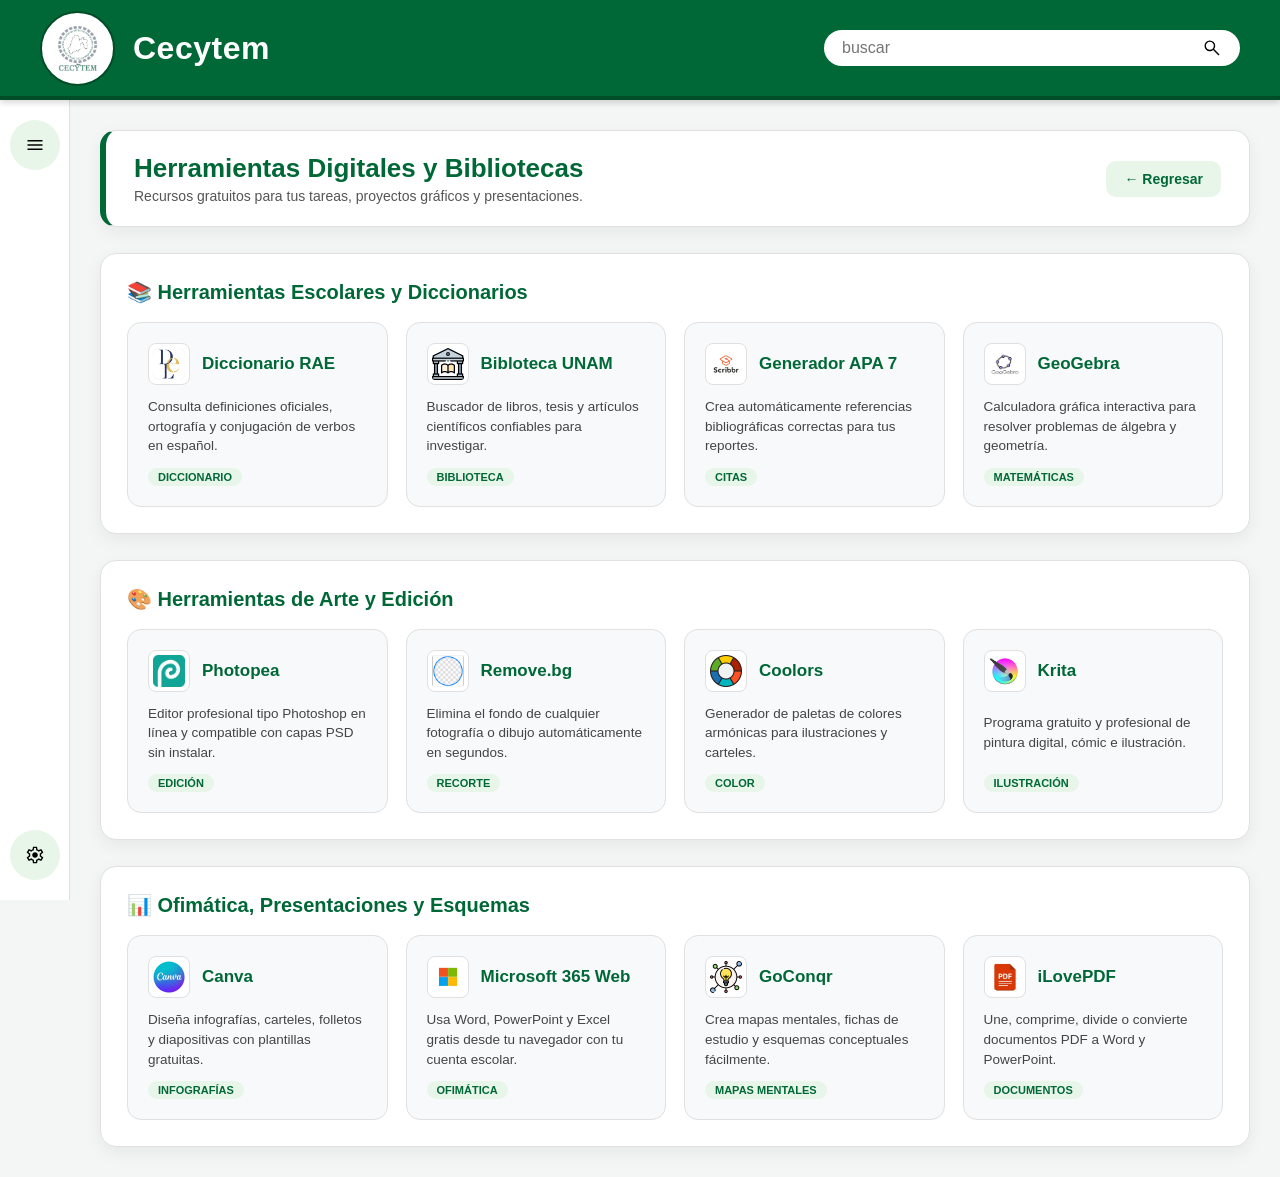
<file: herramientas.html>
<!DOCTYPE html>
<html lang="es">
<head>
    <meta charset="UTF-8">
    <meta name="viewport" content="width=device-width, initial-scale=1.0">
    <title>Portal Cecytem Plantel Chalco</title>
    <link rel="stylesheet" href="style.css">
    <link rel="stylesheet" href="estilos/herramientas.css">
    <link rel="stylesheet" href="https://fonts.google.com/icons" />
</head>

<body>

    <!--cabeza de la pagina, aqui estan el logo y el titulo (para dar espacio al menu de opciones, en esta misma se implemento la barra de busquedas)-->
    <header>
        <div class="logo-titulo">
            <div class="marco-logo">
              <img src="imagenes/logo cecytem.png" />
            </div>
            <h1>Cecytem</h1>
        </div>
        
        <div class="buscador">
            <form action="#" method="get">
               <input type="search" placeholder="buscar" />
               <img src="iconos/busqueda.svg" class="icono"/>
            </form>
        </div>
    </header>

    <!--barra de busquedas (menu de busquedas con links al resto de paginas)-->

    <div class="contenido-principal">
    <aside>

        <details class="menu-desplegable">
            <summary>
                  <img src="iconos/menu.svg" class="icono" />
                <span class="texto">Opciones</span>
            </summary>

            <nav class="listas-enlaces">
                <ul>
                    <li><a href="index.html"><span class="texto">inicio</span></a></li>
                    <li><a href="institucion.html"><span class="texto">información de la institución</a></span></li>
                    <li><a href="informacion.html"><span class="texto">información escolar</a></span></li>
                </ul>
            </nav>
        </details>

        <!--Sección de Ajustes -->
        <details>
            <summary>
                <img src="iconos/configuracion.svg" class="icono"/>
                <span class="texto">Ajustes</span>
            </summary>

           <div class="contenido-ajustes">
              <button type="button" id="btn-modo-oscuro">
                 <img src="iconos/modo.oscuro.svg" alt="" class="icono">
                 <span class="texto">Modo Oscuro</span>
              </button>
           </div>
        </details> 
    </aside> 

    <main>
         <div class="contenedor-herramientas">

                <div class="cabecera-herramientas">
                    <div>
                        <h2>Herramientas Digitales y Bibliotecas</h2>
                        <p>Recursos gratuitos para tus tareas, proyectos gráficos y presentaciones.</p>
                    </div>
                    <a href="informacion.html" class="boton-regresar">← Regresar</a>
                </div>

                <!-- SECCIÓN 1: ESCOLAR -->
                <section class="bloque-categoria">
                    <h3>📚 Herramientas Escolares y Diccionarios</h3>
                    <div class="rejilla-herramientas">
                        <a href="https://rae.es" target="_blank" class="tarjeta-tool">
                            <div class="cabecera-tool">
                                <img src="iconos-app/diccionario-rae.png" alt="Logo RAE">
                                <h4>Diccionario RAE</h4>
                            </div>
                            <p>Consulta definiciones oficiales, ortografía y conjugación de verbos en español.</p>
                            <span class="etiqueta-tool">Diccionario</span>
                        </a>

                        <a href="https://www.bidi.unam.mx" target="_blank" class="tarjeta-tool">
                            <div class="cabecera-tool">
                                <img src="iconos-app/biblioteca.png" alt="Logo Google Académico">
                                <h4>Bibloteca UNAM</h4>
                            </div>
                            <p>Buscador de libros, tesis y artículos científicos confiables para investigar.</p>
                            <span class="etiqueta-tool">Biblioteca</span>
                        </a>

                        <a href="https://scribbr.es" target="_blank" class="tarjeta-tool">
                            <div class="cabecera-tool">
                                <img src="iconos-app/generador-appa.png" alt="Logo Scribbr">
                                <h4>Generador APA 7</h4>
                            </div>
                            <p>Crea automáticamente referencias bibliográficas correctas para tus reportes.</p>
                            <span class="etiqueta-tool">Citas</span>
                        </a>

                        <a href="https://geogebra.org" target="_blank" class="tarjeta-tool">
                            <div class="cabecera-tool">
                                <img src="iconos-app/geogebra.png" alt="Logo GeoGebra">
                                <h4>GeoGebra</h4>
                            </div>
                            <p>Calculadora gráfica interactiva para resolver problemas de álgebra y geometría.</p>
                            <span class="etiqueta-tool">Matemáticas</span>
                        </a>
                    </div>
                </section>

                <!-- SECCIÓN 2: ARTE Y DISEÑO -->
                <section class="bloque-categoria">
                    <h3>🎨 Herramientas de Arte y Edición</h3>
                    <div class="rejilla-herramientas">
                        <a href="https://photopea.com" target="_blank" class="tarjeta-tool">
                            <div class="cabecera-tool">
                                <img src="iconos-app/photopea.png" alt="Logo Photopea">
                                <h4>Photopea</h4>
                            </div>
                            <p>Editor profesional tipo Photoshop en línea y compatible con capas PSD sin instalar.</p>
                            <span class="etiqueta-tool">Edición</span>
                        </a>

                        <a href="https://remove.bg" target="_blank" class="tarjeta-tool">
                            <div class="cabecera-tool">
                                <img src="iconos-app/removedor.png" alt="Logo Remove.bg">
                                <h4>Remove.bg</h4>
                            </div>
                            <p>Elimina el fondo de cualquier fotografía o dibujo automáticamente en segundos.</p>
                            <span class="etiqueta-tool">Recorte</span>
                        </a>

                        <a href="https://coolors.co" target="_blank" class="tarjeta-tool">
                            <div class="cabecera-tool">
                                <img src="iconos-app/paleta-colores.png" alt="Logo Coolors">
                                <h4>Coolors</h4>
                            </div>
                            <p>Generador de paletas de colores armónicas para ilustraciones y carteles.</p>
                            <span class="etiqueta-tool">Color</span>
                        </a>

                        <a href="https://krita.org" target="_blank" class="tarjeta-tool">
                            <div class="cabecera-tool">
                                <img src="iconos-app/krita.png" alt="Logo Krita">
                                <h4>Krita</h4>
                            </div>
                            <p>Programa gratuito y profesional de pintura digital, cómic e ilustración.</p>
                            <span class="etiqueta-tool">Ilustración</span>
                        </a>
                    </div>
                </section>

                <!-- SECCIÓN 3: OFIMÁTICA Y PRESENTACIONES -->
                <section class="bloque-categoria">
                    <h3>📊 Ofimática, Presentaciones y Esquemas</h3>
                    <div class="rejilla-herramientas">
                        <a href="https://canva.com" target="_blank" class="tarjeta-tool">
                            <div class="cabecera-tool">
                                <img src="iconos-app/canva.png" alt="Logo Canva">
                                <h4>Canva</h4>
                            </div>
                            <p>Diseña infografías, carteles, folletos y diapositivas con plantillas gratuitas.</p>
                            <span class="etiqueta-tool">Infografías</span>
                        </a>

                        <a href="https://office.com" target="_blank" class="tarjeta-tool">
                            <div class="cabecera-tool">
                                <img src="iconos-app/microsoft.png" alt="Logo Microsoft 365">
                                <h4>Microsoft 365 Web</h4>
                            </div>
                            <p>Usa Word, PowerPoint y Excel gratis desde tu navegador con tu cuenta escolar.</p>
                            <span class="etiqueta-tool">Ofimática</span>
                        </a>

                        <a href="https://goconqr.com" target="_blank" class="tarjeta-tool">
                            <div class="cabecera-tool">
                                <img src="iconos-app/mapa-mental.png" alt="Logo GoConqr">
                                <h4>GoConqr</h4>
                            </div>
                            <p>Crea mapas mentales, fichas de estudio y esquemas conceptuales fácilmente.</p>
                            <span class="etiqueta-tool">Mapas Mentales</span>
                        </a>

                        <a href="https://ilovepdf.com" target="_blank" class="tarjeta-tool">
                            <div class="cabecera-tool">
                                <img src="iconos-app/pdf.png" alt="Logo iLovePDF">
                                <h4>iLovePDF</h4>
                            </div>
                            <p>Une, comprime, divide o convierte documentos PDF a Word y PowerPoint.</p>
                            <span class="etiqueta-tool">Documentos</span>
                        </a>
                    </div>
    </main>
    


 <script src="script.js"></script> 

    

</body>
</html>
</file>
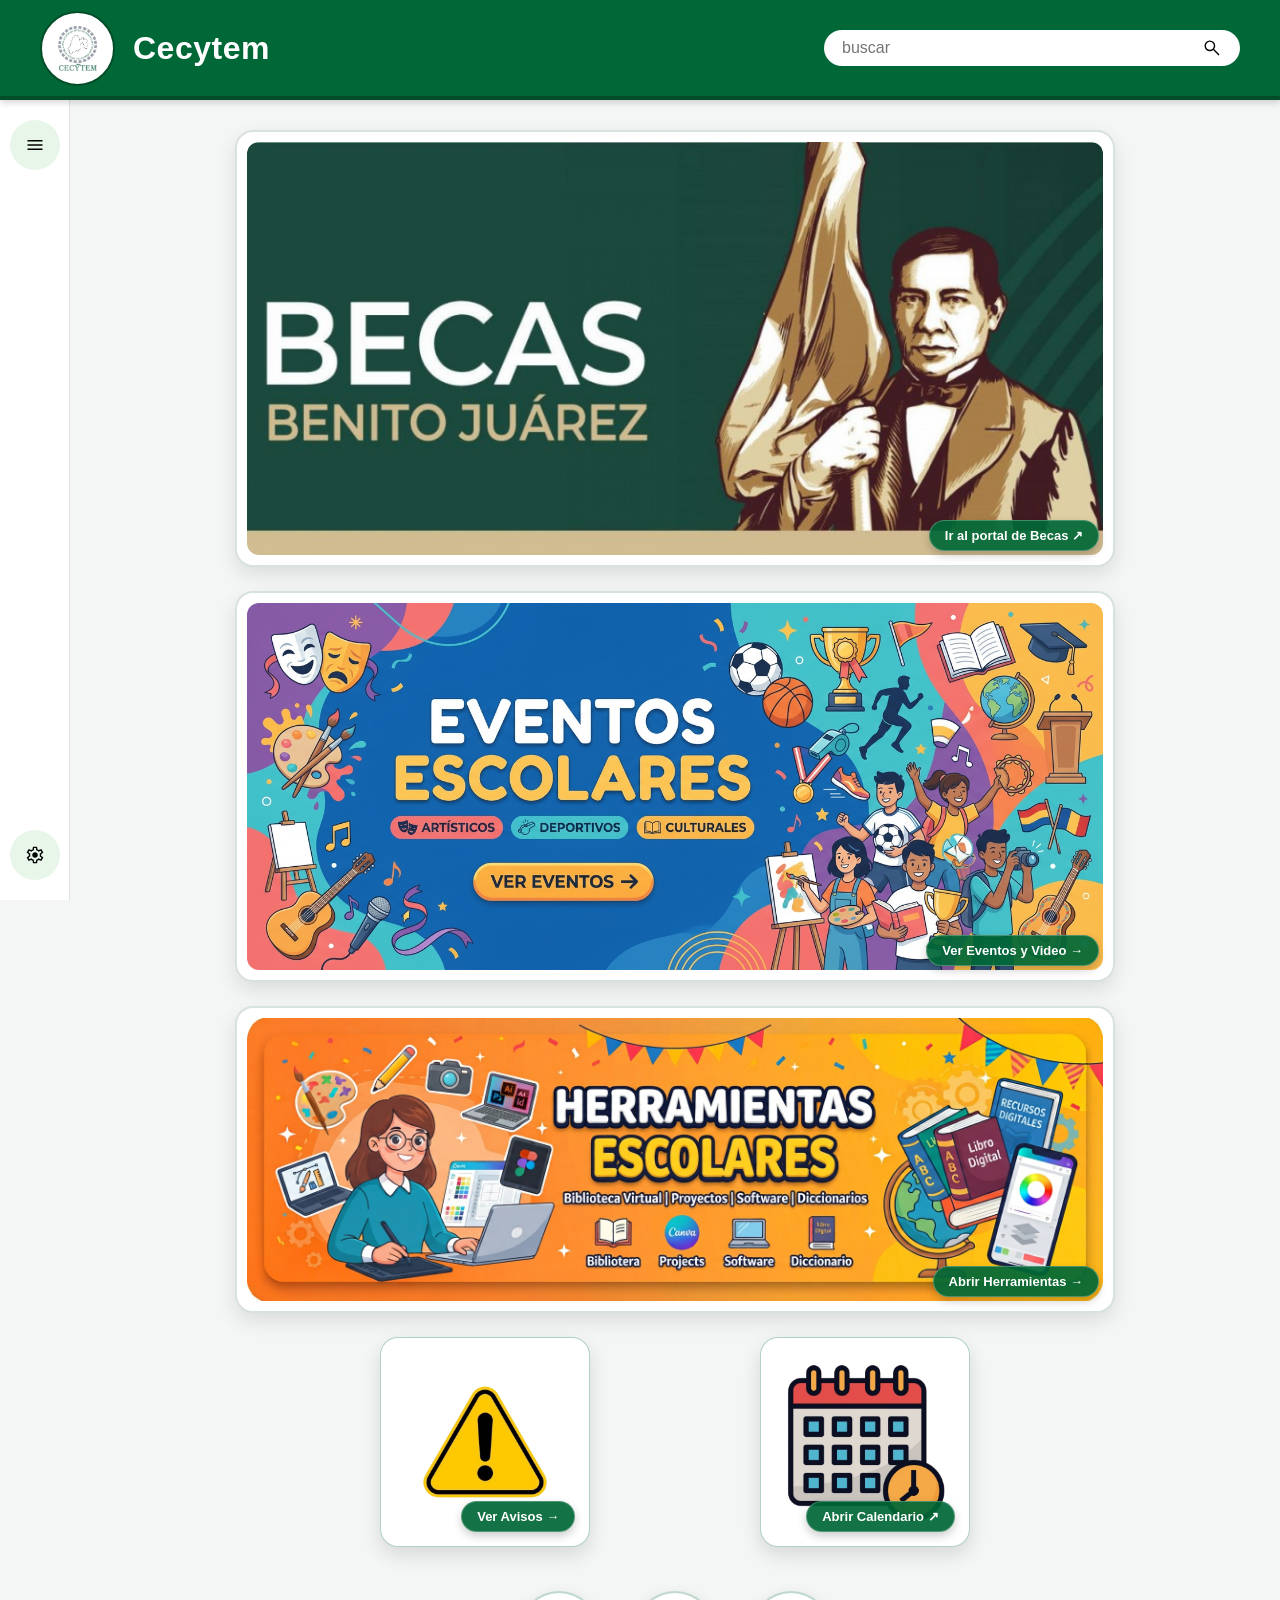
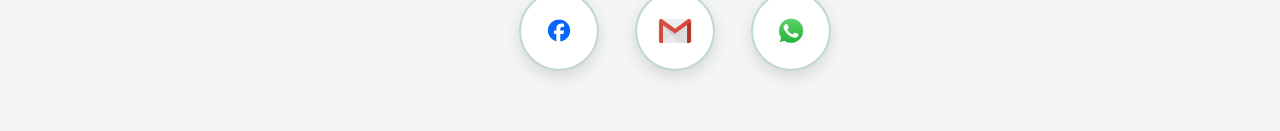
<file: informacion.html>
<!DOCTYPE html>
<html lang="es">
<head>
    <meta charset="UTF-8">
    <meta name="viewport" content="width=device-width, initial-scale=1.0">
    <title>Portal Cecytem Plantel Chalco</title>
    <link rel="stylesheet" href="style.css">
    <link rel="stylesheet" href="estilos/informacion.css">
    <link rel="stylesheet" href="https://fonts.google.com/icons" />
</head>

<body>

    <!--cabeza de la pagina, aqui estan el logo y el titulo (para dar espacio al menu de opciones, en esta misma se implemento la barra de busquedas)-->
    <header>
        <div class="logo-titulo">
            <div class="marco-logo">
              <img src="imagenes/logo cecytem.png" />
            </div>
            <h1>Cecytem</h1>
        </div>
        
        <div class="buscador">
            <form action="#" method="get">
               <input type="search" placeholder="buscar" />
               <img src="iconos/busqueda.svg" class="icono"/>
            </form>
        </div>
    </header>

    <!--barra de busquedas (menu de busquedas con links al resto de paginas)-->

    <div class="contenido-principal">
    <aside>

        <details class="menu-desplegable">
            <summary>
                  <img src="iconos/menu.svg" class="icono" />
                <span class="texto">Opciones</span>
            </summary>

            <nav class="listas-enlaces">
                <ul>
                    <li><a href="index.html"><span class="texto">inicio</span></a></li>
                    <li><a href="institucion.html"><span class="texto">información de la institución</a></span></li>
                    <li><a href="informacion.html"><span class="texto">información escolar</a></span></li>
                </ul>
            </nav>
        </details>

        <!--Sección de Ajustes -->
        <details>
            <summary>
                <img src="iconos/configuracion.svg" class="icono"/>
                <span class="texto">Ajustes</span>
            </summary>

           <div class="contenido-ajustes">
              <button type="button" id="btn-modo-oscuro">
                 <img src="iconos/modo.oscuro.svg" alt="" class="icono">
                 <span class="texto">Modo Oscuro</span>
              </button>
           </div>
        </details> 
    </aside> 

    <main>
        <div class="contenedor-escolar">

            <section class="becas">
                <a href="https://www.gob.mx/becasbenitojuarez" target="_blank" class="boton-banner">
                    <img src="img-botones/beca-banner.png" />
                    <span class="aviso-clic">Ir al portal de Becas ↗</span>
                </a>
            </section>

            <section>
                <a href="eventos.html" class="boton-banner">
                    <img src="img-botones/eventos-escolares.png">
                    <span class="aviso-clic">Ver Eventos y Video →</span>
                </a>
            </section>

            <section class="herramientas">
                <a href="herramientas.html" class="boton-banner">
                    <img src="img-botones/banner-herramientas.png"/>
                    <span class="aviso-clic">Abrir Herramientas →</span>
                </a>
            </section>

            <section class="fila-dos">
                <a href="avisos.html" class="boton-cuadro">
                    <img src="img-botones/avisos.png"/>
                    <span class="aviso-clic">Ver Avisos →</span>
                </a>

                <a href="https://cecytem.edomex.gob.mx/calendario_escolar" target="_blank" class="boton-cuadro">
                    <img src="img-botones/calendario.png"/>
                    <span class="aviso-clic">Abrir Calendario ↗</span>
                </a>
            </section>

            <section class="contacto-escolar">
                    <div class="iconos-social">
                        <a href="https://www.facebook.com/CecytemPlantelChalco/?locale=es_LA" target="_blank" class="icono-f" title="icono de faceboock">
                            <img src="iconos/icono faceboock.png" alt="facebook"/>
                        </a>

                        <a href="mailto:plantel.chalco@cecytem.mx" target="_blank" class="icono-g" title="icono de gmail">
                            <img src="iconos/icono gmail.png"/>
                        </a>

                        <a href="tel:5559751655" class="circulo-social telefono" title="Llamar al 55 59 75 16 55">
                            <img src="iconos/icono wasap.png" alt="Llamar por teléfono">
                        </a>
                    </div>
                </div>
            </section>
            
        </div>
           
    </main>
    
    

<script src="script.js"></script>

</body>
</html>
</file>
<file: style.css>
* {
    margin: 0;
    padding: 0;
    box-sizing: border-box;
    font-family: 'Segoe UI', Tahoma, Geneva, Verdana, sans-serif;
}


.icono {
    width: 20px;
    height: 20px;
    flex-shrink: 0;
    object-fit: contain;
    display: inline-block;
    vertical-align: middle;
}


body {
    background-color: #f4f6f5;
    color: #333333;
}

header {

    background-color: #006837;
    color: #ffffff;
    height: 100px;
    padding: 0 40px;
    display: flex;
    justify-content: space-between;
    align-items: center;
    border-bottom: 4px solid #004d28;
    box-shadow: 0 3px 6px rgba(0, 0, 0, 0.15);

    /* AGREGA ESTAS 3 LÍNEAS PARA FIJAR LA CABECERA */
    position: sticky;
    top: 0;
    z-index: 100;
}

.logo-titulo {

    display: flex;
    align-items: center;
    gap: 18px;

}

.marco-logo {
    height: 75px;
    width: 75px;
    background-color: #ffffff;
    border-radius: 50%;
    border: 2px solid #004d28;
    display: flex;
    justify-content: center;
    align-items: center;
    padding: 13px; 
}

.marco-logo img {
    width: 100%;
    height: 100%;
    object-fit: contain;
}


.logo-titulo h1 {
    font-size: 32px;
    font-weight: 700;
    color: #ffffff;
    letter-spacing: 0.5px;
}

.buscador form{

    display: flex;
    align-items: center;
    background: #ffffff;
    border-radius: 25px;
    padding: 8px 18px;

}

.buscador input {

    border: none;
    outline: none;
    background: transparent;
    width: 240px;
    font-size: 16px;
    width: 280px;
    color: #333333;
}

.buscador button {

    background: none;
    border: none;
    cursor: pointer;
    font-size: 18px;
    padding-left: 8px;
}


aside {

    width: 70px; 
    background-color: #ffffff;
    border-right: 1px solid #e0e0e0;
    padding: 20px 10px;
    display: flex;
    flex-direction: column;
    justify-content: space-between;
    transition: width 0.3s ease; 
    overflow-x: hidden;

    position: sticky;
    top: 100px;
    height: calc(100vh - 100px);

}

aside:has(details[open]) {
    width: 280px; 
}

aside .texto {
    display: none;
}

aside details[open] .texto {
    display: inline;
}

aside summary {

    list-style: none; 
    cursor: pointer;
    display: flex;
    align-items: center;
    justify-content: center; /* Centra el engrane en el círculo */
    width: 50px;             /* Mismo ancho y alto para hacer el círculo */
    height: 50px;
    padding: 0;
    background-color: #e8f5e9;
    color: #006837;
    border-radius: 50%;      /* Forma circular */
    font-weight: 600;
    transition: all 0.3s ease; /* Anima el cambio de círculo a barra */
}

aside summary::-webkit-details-marker {
    display: none;
}

.listas-enlaces {
    margin-top: 10px;
    padding: 4px;
}

.listas-enlaces ul {
    list-style: none;
    display: flex;
    flex-direction: column;
    gap: 6px; 
}

.listas-enlaces li a {
    display: block;
    padding: 10px 14px;
    background-color: #f8f9fa; 
    color: #333333;
    text-decoration: none;
    font-size: 14px;
    font-weight: 500;
    border-radius: 8px; 
    border: 1px solid #e9ecef; 
    transition: all 0.25s ease; 
    white-space: nowrap;
}

.listas-enlaces li a:hover {
    background-color: #006837;
    color: #ffffff; 
    border-color: #006837;
    transform: translateX(4px); 
    box-shadow: 0 4px 8px rgba(0, 104, 55, 0.2); 
}

.listas-enlaces li a:active {
    transform: translateX(2px) scale(0.98);
}

.ajustes-desplegable {
    margin-top: auto;
}

.contenido-ajustes {
    margin-top: 10px;
    display: flex;
    flex-direction: column;
    gap: 5px;
}

.contenido-ajustes button {
    width: 100%;
    display: flex;
    align-items: center;
    gap: 15px;
    background: none;
    border: none;
    padding: 8px 10px;
    font-size: 14px;
    color: #444444;
    cursor: pointer;
    border-radius: 6px;
    white-space: nowrap;
}

.contenido-ajustes button:hover {
    background-color: #f0f0f0;
}

aside .icono {
    font-size: 20px;
    min-width: 30px;
    text-align: center;
}

aside details::details-content {
    opacity: 0;
    transform: translateY(-8px);
    transition: opacity 0.3s ease, transform 0.3s ease, content-visibility 0.3s allow-discrete;
}

aside details[open] summary {
    width: 100%;
    justify-content: flex-start;
    padding: 0 15px;
    gap: 15px;
    border-radius: 25px;
}

aside details[open]::details-content {
    opacity: 1;
    transform: translateY(0);
}


/* =========================================
   ESTILOS DE ACCESIBILIDAD (MODO OSCURO Y LETRAS)
   ========================================= */

body.modo-oscuro {
    background-color: #121212;
    color: #e4e6eb;
}

body.modo-oscuro header {
    background-color: #004223;
    border-bottom-color: #002b17;
}

body.modo-oscuro aside {
    background-color: #1e1e1e;
    border-right-color: #333333;
}

body.modo-oscuro aside summary {
    background-color: #1b3828;
    color: #4ade80;
}

body.modo-oscuro .listas-enlaces li a,
body.modo-oscuro .contenido-ajustes button {
    background-color: #2a2a2a;
    color: #e4e6eb;
    border-color: #3a3a3a;
}

body.modo-oscuro .listas-enlaces li a:hover,
body.modo-oscuro .contenido-ajustes button:hover {
    background-color: #006837;
    color: #ffffff;
}

body.modo-oscuro aside .icono {
    filter: invert(1) brightness(1.5);
}

body.modo-oscuro .tarjeta-imagen {
    background-color: #1e1e1e;
    box-shadow: 0 4px 12px rgba(0, 0, 0, 0.5);
}

.contenido-principal {
    display: flex;
    align-items: stretch; /* Hace que la barra lateral llegue hasta abajo */
    min-height: calc(100vh - 100px); /* Ocupa toda la altura restante debajo del header */
}

main {
    flex: 1;
    padding: 30px;
    display: flex;
    justify-content: center;
    align-items: flex-start;
}

.columna-noticias {
    display: grid;
    width: 100%;
    max-width: 1200px;
    grid-template-columns: 1.6fr 1fr;
    grid-template-rows: repeat(2, 270px);
    gap: 24px;
}

.columna-noticias article {
    position: relative;
    background: #ffffff;
    border-radius: 16px;
    overflow: hidden;
    border: 1px solid rgba(0, 104, 55, 0.15);
    box-shadow: 0 8px 24px rgba(0, 0, 0, 0.06);
    transition: transform 0.35s cubic-bezier(0.25, 0.8, 0.25, 1), 
                box-shadow 0.35s ease, 
                border-color 0.35s ease;
}

.columna-noticias article:nth-child(3) {
    grid-column: 2;
    grid-row: 1 / 3;
}

.columna-noticias article img {
    width: 100%;
    height: 100%;
    object-fit: cover;
    display: block;
    transition: transform 0.6s cubic-bezier(0.25, 0.8, 0.25, 1);
}

.columna-noticias article:hover {
    transform: translateY(-5px);
    border-color: #006837;
    box-shadow: 0 14px 30px rgba(0, 104, 55, 0.22);
}

.columna-noticias article:hover img {
    transform: scale(1.06);
}

body.modo-oscuro .columna-noticias article {
    background-color: #1e1e1e;
    border-color: rgba(74, 222, 128, 0.2);
    box-shadow: 0 8px 24px rgba(0, 0, 0, 0.45);
}

body.modo-oscuro .columna-noticias article:hover {
    border-color: #4ade80;
    box-shadow: 0 12px 28px rgba(74, 222, 128, 0.18);
}

.visor-modal {
    position: fixed;
    inset: 0;
    background-color: rgba(0, 0, 0, 0.88);
    display: flex;
    justify-content: center;
    align-items: center;
    padding: 30px;
    z-index: 1000;
    opacity: 0;
    pointer-events: none;
    transition: opacity 0.3s ease;
}

.visor-modal.activo {
    opacity: 1;
    pointer-events: auto;
}

.imagen-ampliada {
    max-width: 90%;
    max-height: 88vh;
    border-radius: 12px;
    box-shadow: 0 12px 40px rgba(0, 0, 0, 0.6);
    transform: scale(0.95);
    transition: transform 0.3s ease;
}

.visor-modal.activo .imagen-ampliada {
    transform: scale(1);
}

.cerrar-visor {
    position: absolute;
    top: 20px;
    right: 30px;
    background: rgba(255, 255, 255, 0.15);
    color: #ffffff;
    border: none;
    width: 44px;
    height: 44px;
    border-radius: 50%;
    font-size: 28px;
    cursor: pointer;
    display: flex;
    align-items: center;
    justify-content: center;
    transition: background-color 0.2s ease;
}

.cerrar-visor:hover {
    background: #006837;
}

/* =========================================
   BUSCADOR Y DESPLEGABLE DE SUGERENCIAS
   ========================================= */
.buscador {
    position: relative;
}

.buscador input {
    width: 360px;
}

.resultados-busqueda {
    position: absolute;
    top: calc(100% + 12px);
    right: 0;
    width: 440px;
    background-color: #ffffff;
    border-radius: 16px;
    box-shadow: 0 12px 30px rgba(0, 0, 0, 0.28);
    border: 1px solid #e0e0e0;
    overflow: hidden;
    z-index: 999;
    display: none;
    max-height: 420px;
    overflow-y: auto;
}

.resultados-busqueda.activo {
    display: block;
}

.item-busqueda {
    padding: 16px 20px;
    display: flex;
    justify-content: space-between;
    align-items: center;
    gap: 14px;
    cursor: pointer;
    border-bottom: 1px solid #f0f0f0;
    transition: background-color 0.2s ease;
}

.item-busqueda:last-child {
    border-bottom: none;
}

.item-busqueda:hover {
    background-color: #e8f5e9;
}

.titulo-opcion {
    font-size: 15px;
    font-weight: 600;
    color: #222222;
}

.etiqueta-opcion {
    font-size: 11px;
    font-weight: 700;
    text-transform: uppercase;
    background-color: #006837;
    color: #ffffff;
    padding: 4px 10px;
    border-radius: 10px;
    white-space: nowrap;
}

.sin-resultados {
    padding: 16px;
    font-size: 14px;
    color: #666666;
    text-align: center;
}

/* Modo Oscuro para el desplegable */
body.modo-oscuro .resultados-busqueda {
    background-color: #1e1e1e;
    border-color: #333333;
    box-shadow: 0 12px 30px rgba(0, 0, 0, 0.65);
}

body.modo-oscuro .item-busqueda {
    border-bottom-color: #2c2c2c;
}

body.modo-oscuro .item-busqueda:hover {
    background-color: #1b3828;
}

body.modo-oscuro .titulo-opcion {
    color: #f0f0f0;
}

body.modo-oscuro .etiqueta-opcion {
    background-color: #4ade80;
    color: #121212;
}

/* =========================================
   ADAPTACIÓN A CELULAR (GLOBAL)
   ========================================= */
@media (max-width: 768px) {
    header {
        height: auto;
        flex-direction: column;
        padding: 14px 18px;
        gap: 12px;
        width: 100%;
    }

    .logo-titulo h1 {
        font-size: 26px;
    }

    .marco-logo {
        width: 56px;
        height: 56px;
        padding: 9px;
    }

    .buscador,
    .buscador form,
    .buscador input {
        width: 100%;
    }

    .resultados-busqueda {
        width: 100%;
        min-width: 100%;
    }

    .contenido-principal {
        flex-direction: column;
    }

    /* Elimina la caja gris gigante de 100vh en celular */
    aside {
        position: static;
        width: 100% !important;
        height: auto !important;
        min-height: 0 !important;
        flex-direction: row;
        flex-wrap: wrap;
        justify-content: space-between;
        align-items: center;
        border-right: none;
        border-bottom: 1px solid #333333;
        padding: 12px 18px;
        gap: 12px;
    }

    aside details[open] {
        width: 100%;
    }

    main {
        padding: 18px 14px;
        width: 100%;
    }
}
</file>
<file: estilos/herramientas.css>
.contenedor-herramientas {
    width: 100%;
    max-width: 1150px;
    margin: 0 auto;
    display: flex;
    flex-direction: column;
    gap: 26px;
}

.cabecera-herramientas {
    background-color: #ffffff;
    padding: 22px 28px;
    border-radius: 16px;
    border-left: 6px solid #006837;
    border-top: 1px solid #e0e0e0;
    border-right: 1px solid #e0e0e0;
    border-bottom: 1px solid #e0e0e0;
    box-shadow: 0 6px 18px rgba(0, 0, 0, 0.06);
    display: flex;
    justify-content: space-between;
    align-items: center;
    gap: 16px;
}

.cabecera-herramientas h2 {
    font-size: 26px;
    color: #006837;
    margin-bottom: 4px;
}

.cabecera-herramientas p {
    font-size: 14px;
    color: #555555;
}

.boton-regresar {
    padding: 10px 18px;
    background-color: #e8f5e9;
    color: #006837;
    text-decoration: none;
    font-size: 14px;
    font-weight: 700;
    border-radius: 10px;
    white-space: nowrap;
    transition: background-color 0.25s ease, color 0.25s ease;
}

.boton-regresar:hover {
    background-color: #006837;
    color: #ffffff;
}

.bloque-categoria {
    background-color: #ffffff;
    padding: 26px;
    border-radius: 16px;
    border: 1px solid #e0e0e0;
    box-shadow: 0 6px 18px rgba(0, 0, 0, 0.06);
    display: flex;
    flex-direction: column;
    gap: 18px;
}

.bloque-categoria h3 {
    font-size: 20px;
    color: #006837;
}

.subtexto-personal {
    font-size: 14px;
    color: #555555;
    margin-top: -10px;
}

.rejilla-herramientas {
    display: grid;
    grid-template-columns: repeat(auto-fit, minmax(240px, 1fr));
    gap: 18px;
}

.tarjeta-tool {
    background-color: #f8f9fa;
    padding: 20px;
    border-radius: 14px;
    text-decoration: none;
    border: 1px solid #e0e0e0;
    display: flex;
    flex-direction: column;
    justify-content: space-between;
    gap: 12px;
    transition: transform 0.25s ease, border-color 0.25s ease, box-shadow 0.25s ease;
}

.tarjeta-tool:hover {
    transform: translateY(-4px);
    border-color: #006837;
    box-shadow: 0 8px 18px rgba(0, 104, 55, 0.16);
}

/* Logo + Título de cada programa */
.cabecera-tool {
    display: flex;
    align-items: center;
    gap: 12px;
}

.cabecera-tool img {
    width: 42px;
    height: 42px;
    object-fit: contain;
    border-radius: 8px;
    background-color: #ffffff;
    padding: 4px;
    border: 1px solid #e0e0e0;
    flex-shrink: 0;
}

.tarjeta-tool h4 {
    font-size: 17px;
    color: #006837;
}

.tarjeta-tool p {
    font-size: 13.5px;
    color: #444444;
    line-height: 1.45;
    word-break: break-word;
}

.etiqueta-tool {
    align-self: flex-start;
    font-size: 11px;
    font-weight: 700;
    text-transform: uppercase;
    background-color: #e8f5e9;
    color: #006837;
    padding: 3px 10px;
    border-radius: 12px;
}

/* Formulario personal */
.form-enlace {
    display: flex;
    gap: 12px;
    flex-wrap: wrap;
}

.form-enlace input {
    flex: 1;
    min-width: 220px;
    padding: 11px 16px;
    border-radius: 10px;
    border: 1px solid #cccccc;
    font-size: 14px;
    outline: none;
}

.form-enlace input:focus {
    border-color: #006837;
}

.boton-agregar {
    padding: 11px 22px;
    background-color: #006837;
    color: #ffffff;
    border: none;
    border-radius: 10px;
    font-size: 14px;
    font-weight: 600;
    cursor: pointer;
    transition: background-color 0.25s ease;
}

.boton-agregar:hover {
    background-color: #004d28;
}

.fila-superior-personal {
    display: flex;
    justify-content: space-between;
    align-items: center;
}

.btn-eliminar {
    background: none;
    border: none;
    color: #d93025;
    font-size: 16px;
    font-weight: bold;
    cursor: pointer;
}

.abrir-personal {
    font-size: 13px;
    font-weight: 700;
    color: #006837;
    text-decoration: none;
}

.mensaje-vacio {
    font-size: 14px;
    color: #777777;
    font-style: italic;
}

/* --- Modo Oscuro --- */
body.modo-oscuro .cabecera-herramientas,
body.modo-oscuro .bloque-categoria {
    background-color: #1e1e1e;
    border-color: #333333;
    box-shadow: 0 6px 18px rgba(0, 0, 0, 0.45);
}

body.modo-oscuro .cabecera-herramientas {
    border-left-color: #4ade80;
}

body.modo-oscuro .tarjeta-tool {
    background-color: #262626;
    border-color: #3a3a3a;
}

body.modo-oscuro .cabecera-tool img {
    background-color: #1e1e1e;
    border-color: #444444;
}

body.modo-oscuro .cabecera-herramientas h2,
body.modo-oscuro .bloque-categoria h3,
body.modo-oscuro .tarjeta-tool h4,
body.modo-oscuro .abrir-personal {
    color: #4ade80;
}

body.modo-oscuro .cabecera-herramientas p,
body.modo-oscuro .subtexto-personal,
body.modo-oscuro .tarjeta-tool p {
    color: #dddddd;
}

body.modo-oscuro .etiqueta-tool,
body.modo-oscuro .boton-regresar {
    background-color: #1b3828;
    color: #4ade80;
}

body.modo-oscuro .boton-regresar:hover {
    background-color: #4ade80;
    color: #121212;
}

body.modo-oscuro .form-enlace input {
    background-color: #2a2a2a;
    border-color: #444444;
    color: #ffffff;
}

@media (max-width: 750px) {
    .cabecera-herramientas {
        flex-direction: column;
        align-items: flex-start;
    }
}
</file>
<file: estilos/informacion.css>
.contenedor-escolar {
    width: 100%;
    max-width: 880px; /* Ancho equilibrado para que la altura automática no se vea gigante */
    margin: 0 auto;
    display: flex;
    flex-direction: column;
    align-items: center;
    gap: 24px;
}

/* Tarjeta contenedora elegante (adaptable a modo claro y oscuro) */
.boton-banner {
    position: relative;
    display: block;
    width: 100%;
    background-color: #ffffff;
    padding: 10px;
    border-radius: 18px;
    border: 2px solid #d8e2dc;
    box-shadow: 0 8px 20px rgba(0, 0, 0, 0.1);
    overflow: hidden;
    transition: transform 0.3s ease, border-color 0.3s ease, box-shadow 0.3s ease;
}

/* Muestra tu diseño al 100% sin recortar letras ni íconos */
.boton-banner img {
    width: 100%;
    height: auto;
    border-radius: 12px;
    display: block;
    transition: transform 0.4s ease, filter 0.3s ease;
}

.boton-banner:hover {
    transform: translateY(-5px);
    border-color: #006837;
    box-shadow: 0 14px 28px rgba(0, 104, 55, 0.25);
}

.boton-banner:hover img {
    transform: scale(1.02);
    filter: brightness(1.04);
}

/* Etiqueta flotante con borde sutil para que resalte sobre cualquier dibujo */
.aviso-clic {
    position: absolute;
    bottom: 22px;
    right: 22px;
    background-color: rgba(0, 104, 55, 0.94);
    color: #ffffff;
    font-size: 13px;
    font-weight: 600;
    padding: 7px 16px;
    border-radius: 20px;
    border: 1px solid rgba(255, 255, 255, 0.25);
    box-shadow: 0 4px 12px rgba(0, 0, 0, 0.35);
}

/* --- Modo Oscuro (Elimina cualquier borde blanco) --- */
body.modo-oscuro .boton-banner {
    background-color: #1e1e1e;
    border-color: #2f3e34;
    box-shadow: 0 8px 24px rgba(0, 0, 0, 0.5);
}

body.modo-oscuro .boton-banner:hover {
    border-color: #4ade80;
    box-shadow: 0 12px 30px rgba(74, 222, 128, 0.22);
}


/* Fila de 2 cuadros-botón inferiores (Avisos y Calendario) */
.fila-dos {
    width: 100%;
    display: flex;
    justify-content: space-evenly; /* Los reparte equitativamente en todo el ancho */
    align-items: center;
    gap: 24px;
}

.boton-cuadro {
    position: relative;
    display: flex;
    justify-content: center;
    align-items: center;
    width: 210px;  /* Mismo ancho y alto para que sea cuadrado perfecto */
    height: 210px;
    background-color: #ffffff;
    padding: 22px;
    border-radius: 18px;
    border: 1px solid rgba(0, 104, 55, 0.3);
    box-shadow: 0 8px 20px rgba(0, 0, 0, 0.12);
    overflow: hidden;
    transition: transform 0.3s ease, border-color 0.3s ease, box-shadow 0.3s ease; 
}

.boton-cuadro img {
    width: 100%;
    height: 100%;
    object-fit: contain;
    display: block;
    transition: transform 0.4s ease;
}

.boton-cuadro:hover {
    border-color: #006837;
    transform: translateY(-4px);
    box-shadow: 0 12px 26px rgba(0, 104, 55, 0.25);
}

.boton-cuadro:hover img {
    transform: scale(1.05);
}

body.modo-oscuro .boton-cuadro {
    background-color: #1e1e1e;
    border-color: rgba(74, 222, 128, 0.25);
}

/* Etiqueta flotante en la esquina inferior derecha de cada imagen-botón */
.aviso-clic {
    position: absolute;
    bottom: 14px;
    right: 14px;
    background-color: rgba(0, 104, 55, 0.92);
    color: #ffffff;
    font-size: 13px;
    font-weight: 600;
    padding: 7px 15px;
    border-radius: 20px;
    box-shadow: 0 4px 10px rgba(0, 0, 0, 0.2);
}

.contacto-escolar {
    width: 100%;
    display: flex;
    flex-direction: column;
    align-items: center;
    text-align: center;
    gap: 18px;
    padding: 20px 0 30px 0;
    background: transparent !important;
    border: none !important;
    box-shadow: none !important;
}

.contacto-escolar .iconos-social {
    display: flex;
    justify-content: center;
    align-items: center;
    gap: 36px;
}

.contacto-escolar .iconos-social a {
    width: 80px !important;
    height: 80px !important;
    border-radius: 50%;
    background-color: #ffffff;
    border: 2px solid rgba(0, 104, 55, 0.25);
    display: flex;
    justify-content: center;
    align-items: center;
    padding: 16px;
    box-shadow: 0 6px 16px rgba(0, 0, 0, 0.12);
    transition: transform 0.25s ease, border-color 0.25s ease, box-shadow 0.25s ease;
}

.contacto-escolar .iconos-social a img {
    width: 100%;
    height: 100%;
    object-fit: contain;
    display: block;
}

.contacto-escolar .iconos-social a:hover {
    transform: translateY(-5px) scale(1.08);
    border-color: #006837;
    box-shadow: 0 10px 22px rgba(0, 104, 55, 0.25);
}

/* Modo Oscuro para los círculos grandes */
body.modo-oscuro .contacto-escolar .iconos-social a {
    background-color: #1e1e1e;
    border-color: rgba(74, 222, 128, 0.3);
}

body.modo-oscuro .contacto-escolar .iconos-social a:hover {
    border-color: #4ade80;
    box-shadow: 0 10px 22px rgba(74, 222, 128, 0.2);
}

@media (max-width: 768px) {
    .fila-dos {
        gap: 16px;
        justify-content: center;
    }

    .boton-cuadro {
        width: 150px;
        height: 150px;
        padding: 14px;
    }

    .aviso-clic {
        font-size: 11px;
        padding: 4px 10px;
        bottom: 10px;
        right: 10px;
    }

    .contacto-escolar .iconos-social {
        gap: 22px;
    }

    .contacto-escolar .iconos-social a {
        width: 64px !important;
        height: 64px !important;
        padding: 13px;
    }
}
</file>
